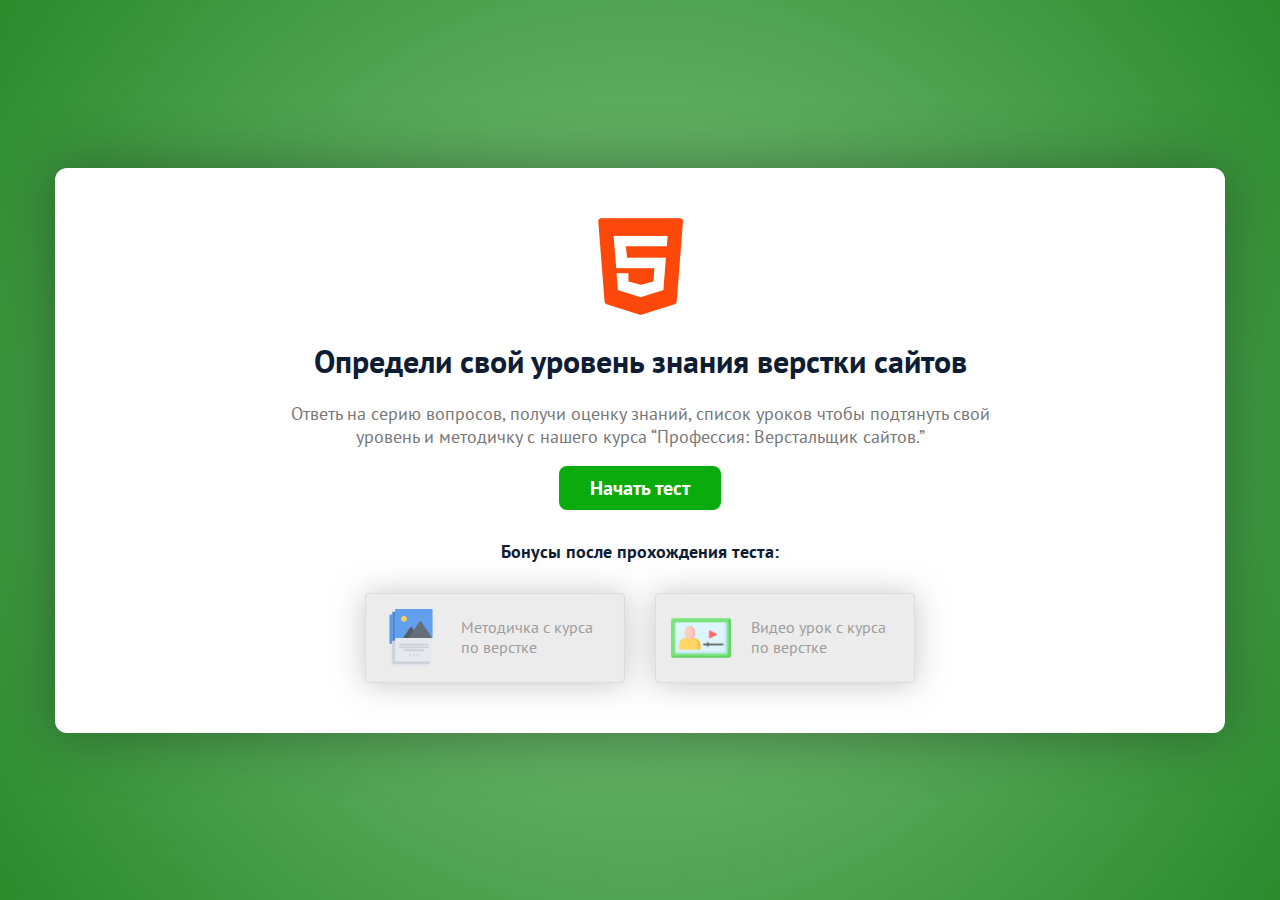
<file: index.html>
<!DOCTYPE html>
<html lang="ru">
  <head>
    <meta charset="UTF-8" />
    <title>Квиз - старт</title>
    <link rel="stylesheet" href="css/reset.css" />
    <link rel="stylesheet" href="css/main.css" />
    <link rel="stylesheet" href="css/fonts/PTSans/stylesheet.css" />
  </head>

  <body style="flex-wrap: wrap">
    <!-- Card 01 -->
    <section class="plate visible" data-validate="novalidate">
      <div class="cover-content-wrapper">
        <div class="cover-content">
          <section>
            <img class="title-img" src="img/pictures/html.png" alt="HTML" />
            <div class="title">Определи свой уровень знания верстки сайтов</div>
            <p>
              Ответь на серию вопросов, получи оценку знаний, список уроков
              чтобы подтянуть свой уровень и методичку с нашего курса
              “Профессия: Верстальщик сайтов.”
            </p>
            <p>
              <a href="./quiz.html" class="button" data-nav="next"
                >Начать тест</a
              >
            </p>
          </section>

          <section>
            <div class="title-3">Бонусы после прохождения теста:</div>
            <div class="bonus-cards-wrapper">
              <div class="bonus-card bonus-card-disabled">
                <img
                  class="bonus-card__img"
                  src="img/icons/leaflet.svg"
                  alt=""
                />
                <div class="bonus-card__title">
                  Методичка с курса по верстке
                </div>
              </div>
              <div class="bonus-card bonus-card-disabled">
                <img
                  class="bonus-card__img"
                  src="img/icons/video-tutorial.png"
                  alt=""
                />
                <div class="bonus-card__title">
                  Видео урок с курса по верстке
                </div>
              </div>
            </div>
          </section>
        </div>
      </div>
    </section>
    <!-- // Card 01 -->

    <script src="js/quiz.js"></script>
  </body>
</html>
</file>
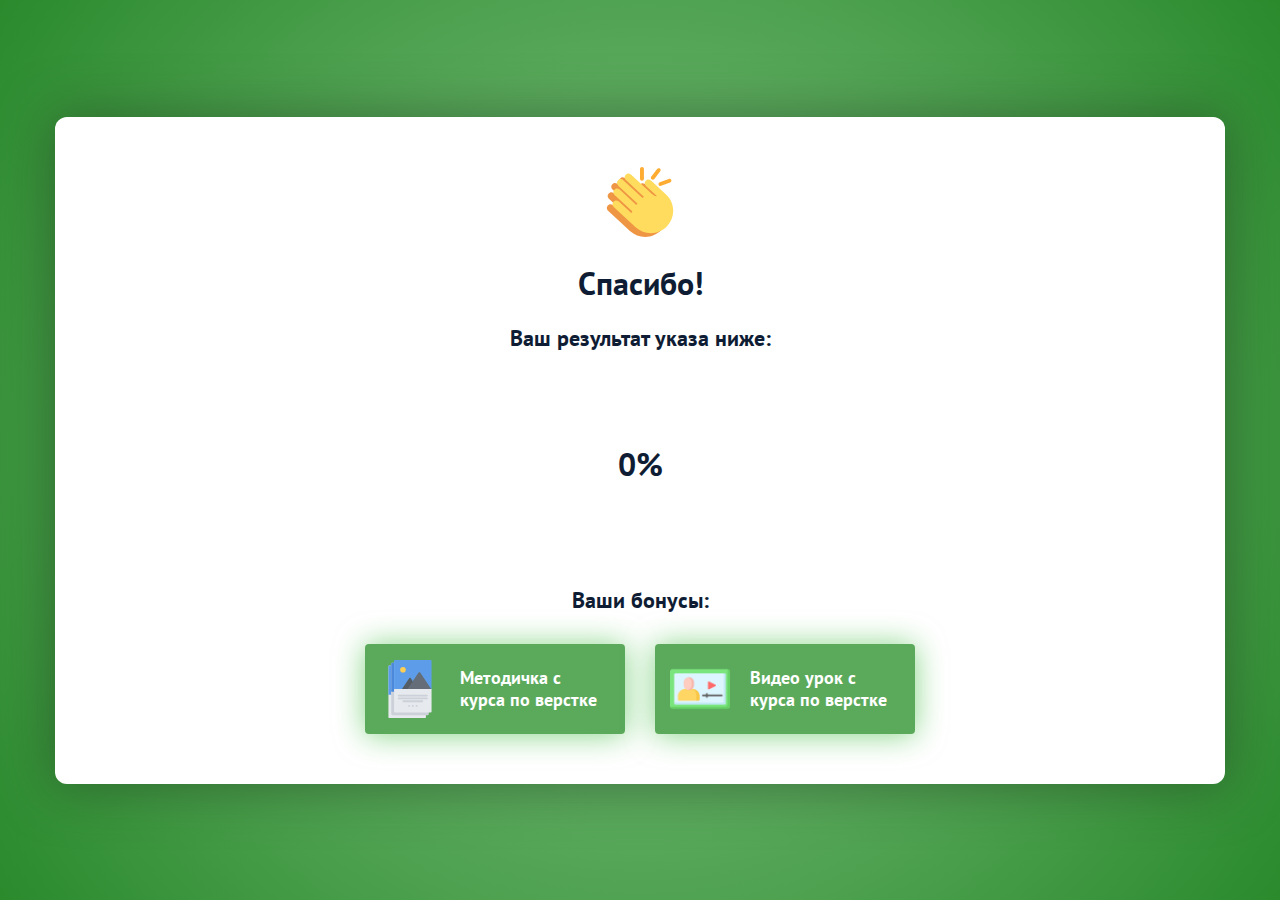
<file: final.html>
<!DOCTYPE html>
<html lang="ru">
  <head>
    <meta charset="UTF-8" />
    <title>Квиз - последний вопрос</title>
    <link rel="stylesheet" href="css/reset.css" />
    <link rel="stylesheet" href="css/main.css" />
    <link rel="stylesheet" href="css/fonts/PTSans/stylesheet.css" />
  </head>

  <body style="flex-wrap: wrap">
    <section class="plate visible" data-card="6">
      <div class="cover-content-wrapper">
        <div class="cover-content">
          <section>
            <img
              class="title-img"
              width="70"
              src="img/icons/clapping.svg"
              alt="Спасибо!"
            />
            <div class="title">Спасибо!</div>
            <div class="title-2">Ваш результат указа ниже:</div>

            <!-- Progress Circle -->
            <div class="cover-content__progress-ring">
              <svg class="progress-ring" width="180" height="180">
                <circle
                  class="progress-ring__circle"
                  stroke="#2a8a2c"
                  cx="90"
                  cy="90"
                  r="70"
                  fill="transparent"
                />
              </svg>

              <h1 class="progress-ring__success"></h1>
            </div>

            <!-- Progress Circle -->
          </section>

          <section>
            <div class="title-2">Ваши бонусы:</div>
            <div class="bonus-cards-wrapper">
              <a href="#" target="_blank" class="bonus-card">
                <img
                  class="bonus-card__img"
                  src="img/icons/leaflet.svg"
                  alt=""
                />
                <div class="bonus-card__title">
                  Методичка с курса по верстке
                </div>
              </a>
              <a href="#" target="_blank" class="bonus-card">
                <img
                  class="bonus-card__img"
                  src="img/icons/video-tutorial.png"
                  alt=""
                />
                <div class="bonus-card__title">
                  Видео урок с курса по верстке
                </div>
              </a>
            </div>
          </section>
        </div>
      </div>
    </section>

    <script src="./js/progressCircle.js"></script>
  </body>
</html>
</file>
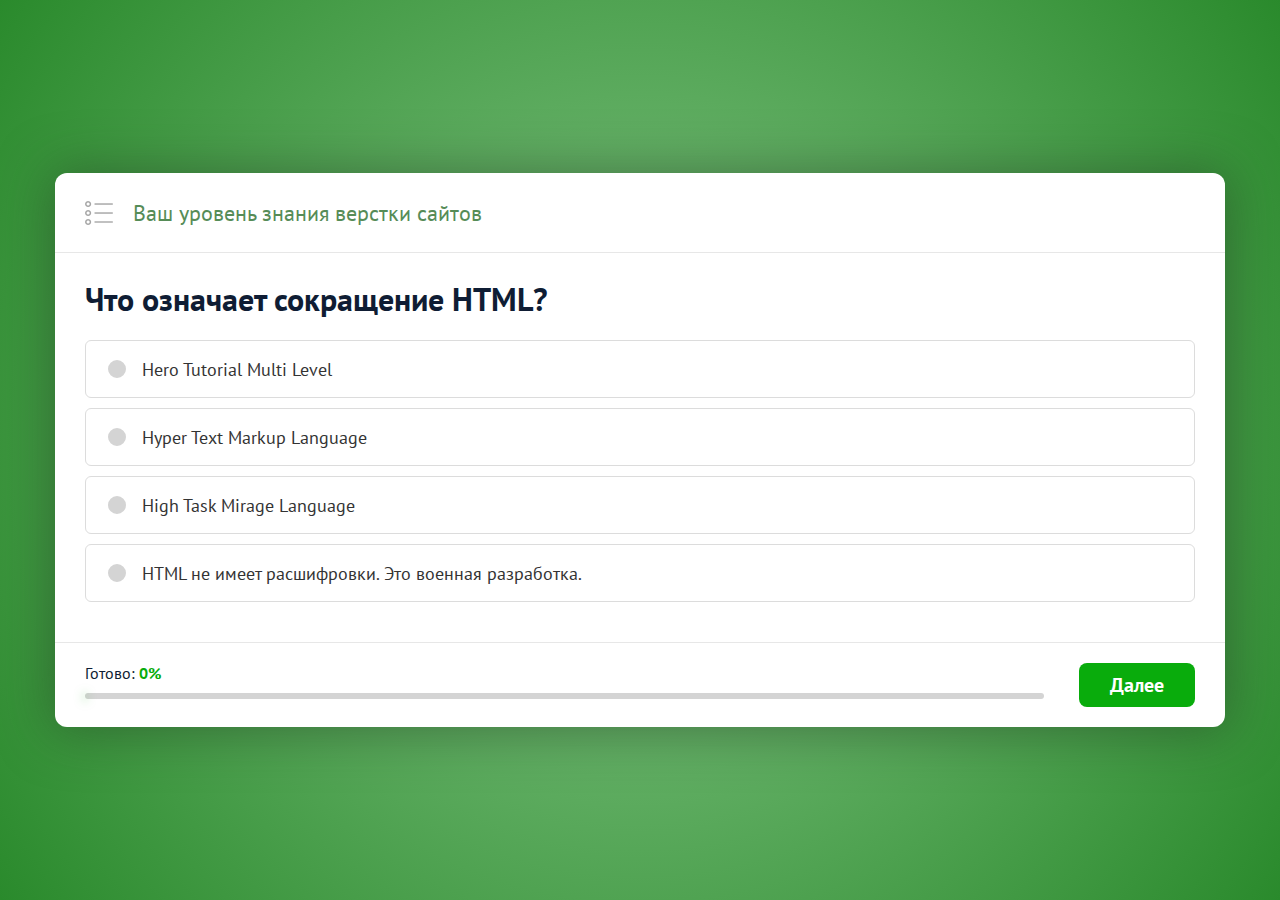
<file: quiz.html>
<!DOCTYPE html>
<html lang="ru">
  <head>
    <meta charset="UTF-8" />
    <title>Квиз - вопросы</title>
    <link rel="stylesheet" href="css/reset.css" />
    <link rel="stylesheet" href="css/main.css" />
    <link rel="stylesheet" href="css/fonts/PTSans/stylesheet.css" />
  </head>

  <body style="flex-wrap: wrap">
    <form action="./final.html" class="quiz-form">
      <section class="plate" data-progress data-card="1">
        <header class="plate-header">
          <img src="img/icons/list.png" alt="Icon" class="plate-header__icon" />
          Ваш уровень знания верстки сайтов
        </header>

        <!-- Content ... -->
        <div class="plate-content">
          <h2 data-question class="title-main">
            Что означает сокращение HTML?
          </h2>
          <div class="radio-group" data-answers>
            <label class="radio-block">
              <input
                type="radio"
                name="what-html-means"
                class="radio-block__real"
                value="Hero Tutorial Multi Level"
              />
              <div class="radio-block__fake"></div>
              Hero Tutorial Multi Level
            </label>

            <label class="radio-block">
              <input
                type="radio"
                name="what-html-means"
                class="radio-block__real"
                value="Hyper Text Markup Language"
              />
              <div class="radio-block__fake"></div>
              Hyper Text Markup Language
            </label>

            <label class="radio-block">
              <input
                type="radio"
                name="what-html-means"
                class="radio-block__real"
                value="High Task Mirage Language"
              />
              <div class="radio-block__fake"></div>
              High Task Mirage Language
            </label>

            <label class="radio-block">
              <input
                type="radio"
                name="what-html-means"
                class="radio-block__real"
                value="HTML не имеет расшифровки. Это военная разработка."
              />
              <div class="radio-block__fake"></div>
              HTML не имеет расшифровки. Это военная разработка.
            </label>
          </div>
        </div>

        <footer class="plate-footer">
          <div class="plate-footer__progress progress">
            <div class="progress__label">Готово: <strong>56%</strong></div>
            <div class="progress__line-wrapper">
              <div class="progress__line-bar" style="width: 56%"></div>
            </div>
          </div>
          <div class="plate-footer__buttons">
            <button type="button" class="button button--back" data-nav="prev">
              Назад
            </button>
            <button type="button" class="button" data-nav="next">Далее</button>
          </div>
        </footer>
      </section>

      <section class="plate" data-progress data-card="2">
        <header class="plate-header">
          <img src="img/icons/list.png" alt="Icon" class="plate-header__icon" />
          Ваш уровень знания верстки сайтов
        </header>

        <!-- Content ... -->
        <div class="plate-content">
          <h2 data-question class="title-main">
            Что означает сокращение HTML?
          </h2>
          <div class="checkbox-group" data-answers>
            <label class="checkbox-block">
              <input
                type="checkbox"
                name="Hero Tutorial Multi Level"
                class="checkbox-block__real"
              />
              <div class="checkbox-block__fake"></div>
              <div class="checkbox-block__text">Hero Tutorial Multi Level</div>
            </label>

            <label class="checkbox-block">
              <input
                type="checkbox"
                name="Hyper Text Markup Language"
                class="checkbox-block__real"
              />
              <div class="checkbox-block__fake"></div>
              <div class="checkbox-block__text">Hyper Text Markup Language</div>
            </label>

            <label class="checkbox-block">
              <input
                type="checkbox"
                name="High Task Mirage Language"
                class="checkbox-block__real"
              />
              <div class="checkbox-block__fake"></div>
              <div class="checkbox-block__text">High Task Mirage Language</div>
            </label>

            <label class="checkbox-block">
              <input
                type="checkbox"
                name="HTML не имеет расшифровки. Это военная разработка."
                class="checkbox-block__real"
              />
              <div class="checkbox-block__fake"></div>
              <div class="checkbox-block__text">
                HTML не имеет расшифровки. Это военная разработка.
              </div>
            </label>
          </div>
        </div>

        <footer class="plate-footer">
          <div class="plate-footer__progress progress">
            <div class="progress__label">Готово: <strong>56%</strong></div>
            <div class="progress__line-wrapper">
              <div class="progress__line-bar" style="width: 56%"></div>
            </div>
          </div>
          <div class="plate-footer__buttons">
            <button type="button" class="button button--back" data-nav="prev">
              Назад
            </button>
            <button type="button" class="button" data-nav="next">Далее</button>
          </div>
        </footer>
      </section>

      <section class="plate" data-progress data-card="3">
        <header class="plate-header">
          <img src="img/icons/list.png" alt="Icon" class="plate-header__icon" />
          Ваш уровень знания верстки сайтов
        </header>

        <!-- Content ... -->
        <div class="plate-content">
          <h2 data-question class="title-main">На HTML можно создавать:</h2>

          <div class="cards-group" data-answers>
            <!-- card-block -->
            <label class="card-block">
              <div class="card-block__radio">
                <input
                  name="image-group"
                  type="radio"
                  class="card-block__radio-real"
                  value="Мобильные приложения"
                />
                <div class="card-block__radio-fake"></div>
              </div>
              <div class="card-block__img">
                <img src="img/pictures/mobile.jpg" alt="Img" />
              </div>
              <div class="card-block__text">Мобильные приложения</div>
            </label>
            <!-- // card-block -->
            <!-- card-block -->
            <label class="card-block">
              <div class="card-block__radio">
                <input
                  name="image-group"
                  type="radio"
                  class="card-block__radio-real"
                  value="Сайты для всех браузеров и платформ"
                />
                <div class="card-block__radio-fake"></div>
              </div>
              <div class="card-block__img">
                <img src="img/pictures/browser.jpg" alt="Img" />
              </div>
              <div class="card-block__text">
                Сайты для всех браузеров и платформ
              </div>
            </label>
            <!-- // card-block -->
            <!-- card-block -->
            <label class="card-block">
              <div class="card-block__radio">
                <input
                  name="image-group"
                  type="radio"
                  class="card-block__radio-real"
                  value="Программы для Windows"
                />
                <div class="card-block__radio-fake"></div>
              </div>
              <div class="card-block__img">
                <img src="img/pictures/windows.jpg" alt="Img" />
              </div>
              <div class="card-block__text">Программы для Windows</div>
            </label>
            <!-- // card-block -->
            <!-- card-block -->
            <label class="card-block">
              <div class="card-block__radio">
                <input
                  name="image-group"
                  type="radio"
                  class="card-block__radio-real"
                  value="Программы для Linux"
                />
                <div class="card-block__radio-fake"></div>
              </div>
              <div class="card-block__img">
                <img src="img/pictures/linux.jpg" alt="Img" />
              </div>
              <div class="card-block__text">Программы для Linux</div>
            </label>
            <!-- // card-block -->
          </div>
        </div>

        <footer class="plate-footer">
          <div class="plate-footer__progress progress">
            <div class="progress__label">Готово: <strong>56%</strong></div>
            <div class="progress__line-wrapper">
              <div class="progress__line-bar" style="width: 56%"></div>
            </div>
          </div>
          <div class="plate-footer__buttons">
            <button type="button" class="button button--back" data-nav="prev">
              Назад
            </button>
            <button type="button" class="button" data-nav="next">Далее</button>
          </div>
        </footer>
      </section>

      <section class="plate">
        <div class="cover-content-wrapper">
          <div class="cover-content">
            <div>
              <img
                class="title-img"
                width="70"
                src="img/icons/clapping.svg"
                alt="Отлично! Последний шаг!"
              />
              <div data-question class="title">Отлично! Последний шаг!</div>

              <div class="form-group">
                <!-- <label class="label" for="email">Введите Имя:</label> -->
                <input
                  class="input input--user"
                  type="text"
                  id="name"
                  name="name"
                  placeholder="Имя"
                  required
                  autocomplete="off"
                />
              </div>

              <div class="form-group">
                <!-- <label class="label" for="email">Введите Email:</label> -->
                <input
                  class="input input--email"
                  type="email"
                  id="email"
                  name="email"
                  placeholder="Email"
                  required
                  autocomplete="off"
                />
              </div>

              <div class="form-group">
                <!-- <label class="label" for="email">Телефон:</label> -->
                <input
                  class="input input--phone"
                  type="tel"
                  id="tel"
                  name="tel"
                  placeholder="Телефон"
                  required
                  autocomplete="off"
                />
              </div>

              <label class="checkbox">
                <input
                  name="policy"
                  required
                  type="checkbox"
                  class="checkbox__real"
                  id="policy"
                />
                <div class="checkbox__fake"></div>
                <div class="checkbox__text">
                  С
                  <a href="https://google.com" target="_blank"
                    >политикой конфеденциальности</a
                  >
                  ознакомлен
                </div>
              </label>

              <button
                class="button button--huge mt-20"
                type="submit"
                id="submitForm"
              >
                Получить результаты
              </button>
            </div>
          </div>
        </div>
      </section>
    </form>

    <script src="./libs/phoneMask/mask.js"></script>
    <script src="./libs/phoneMask/mask_list.js"></script>

    <script src="js/quiz.js"></script>
  </body>
</html>
</file>
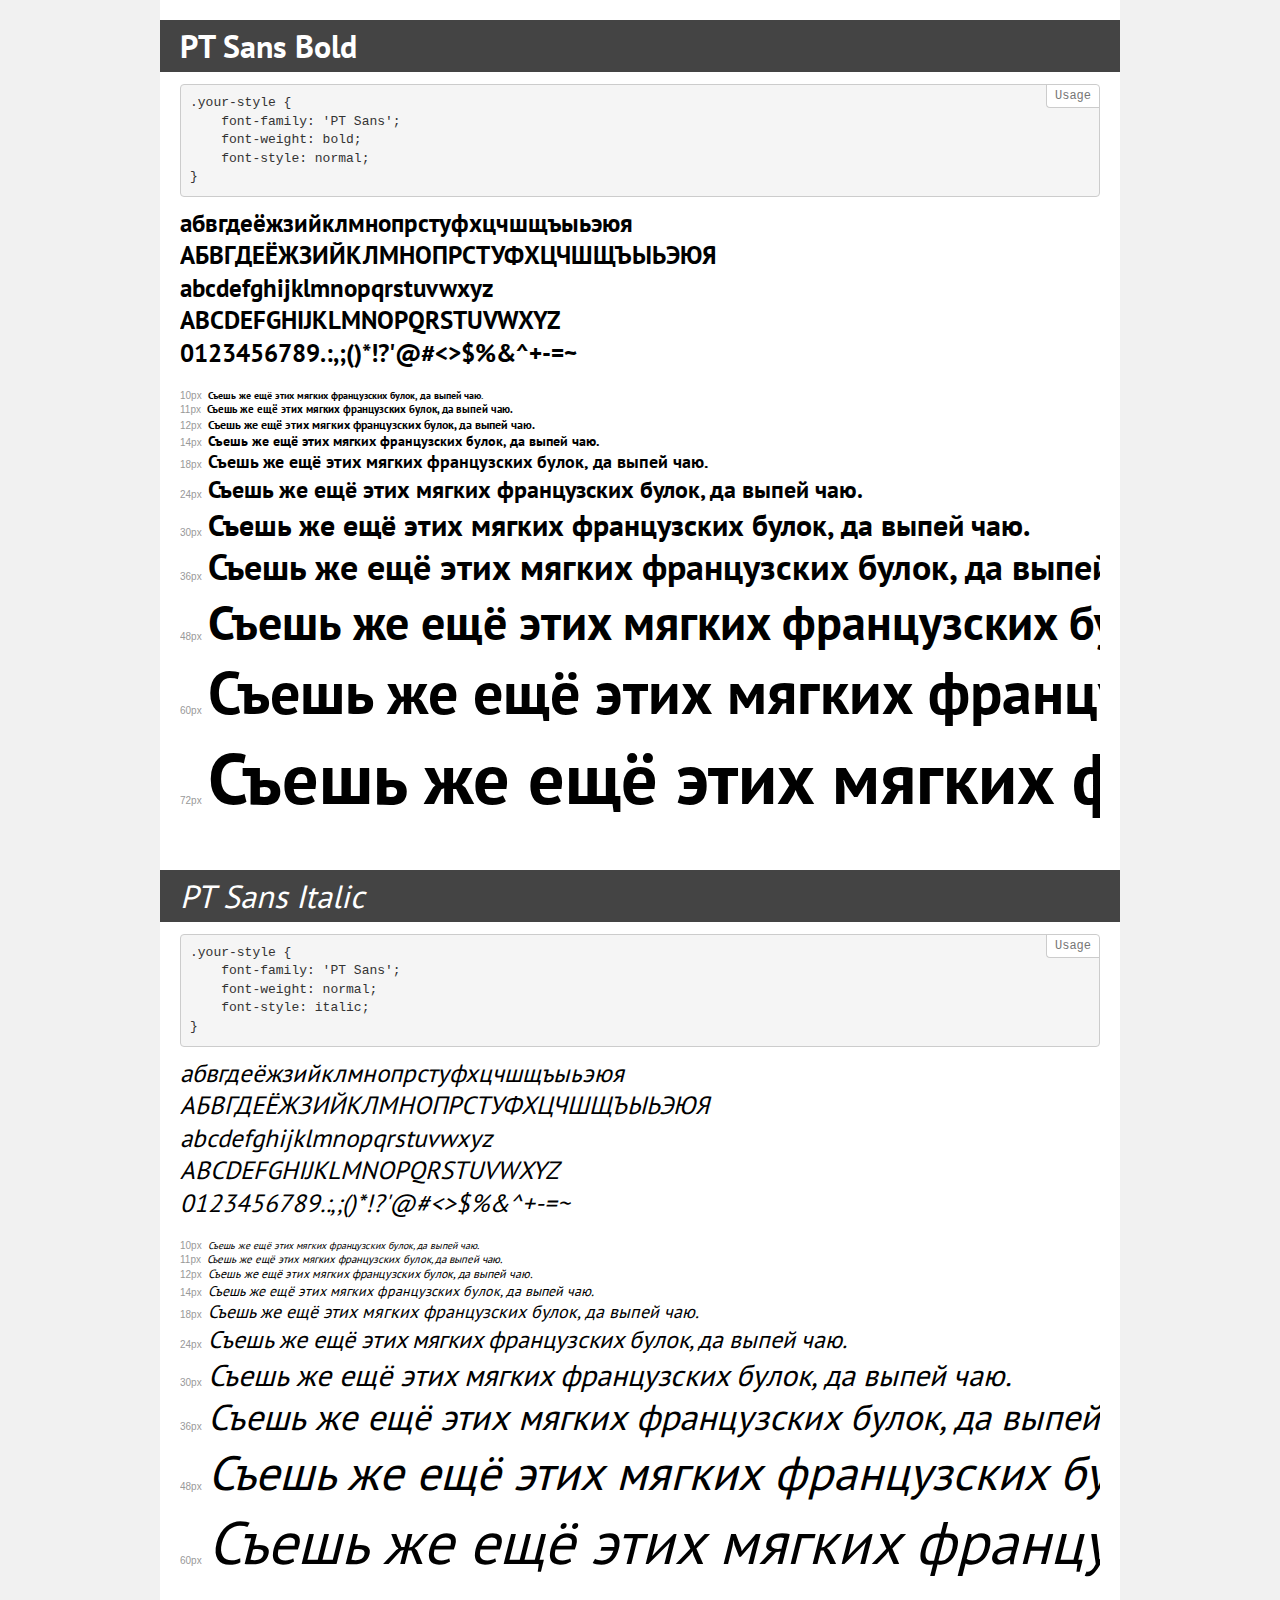
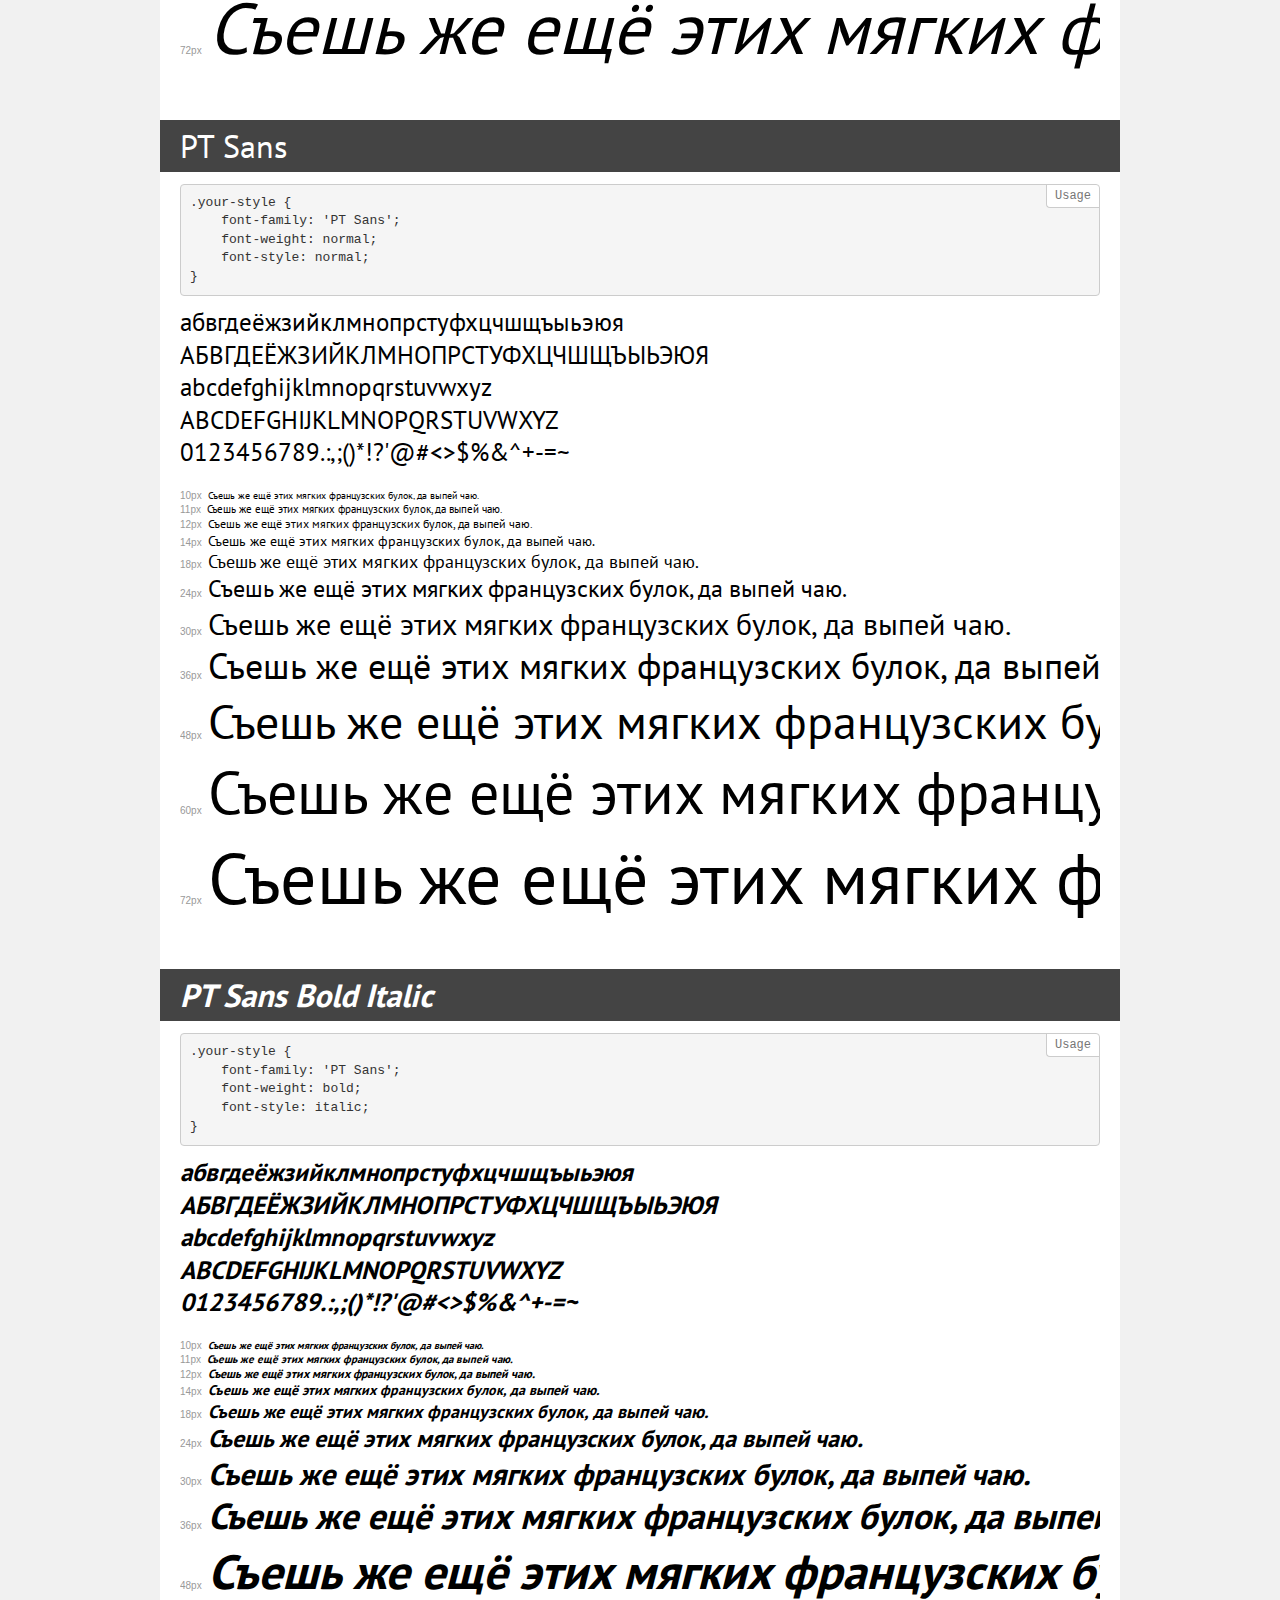
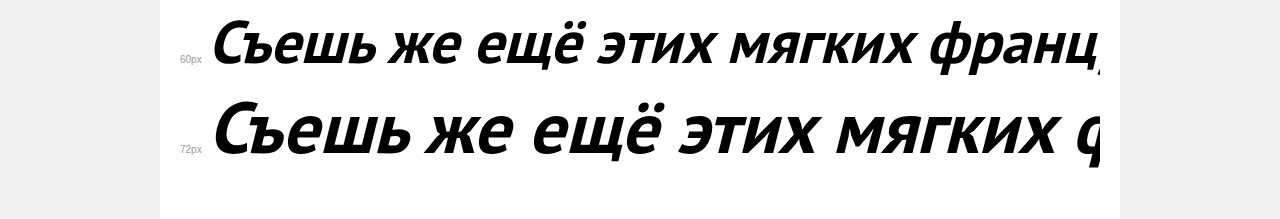
<file: css/fonts/PTSans/demo.html>
<!DOCTYPE html>
<html>
<head>
	<meta charset="utf-8">
	<meta http-equiv="X-UA-Compatible" content="IE=edge">
	<meta name="viewport" content="width=device-width, initial-scale=1">
	<meta name="robots" content="noindex, noarchive">
	<title>Transfonter demo</title>
	<link href="stylesheet.css" rel="stylesheet">
	<style>
		/*
		http://meyerweb.com/eric/tools/css/reset/
		v2.0 | 20110126
		License: none (public domain)
		*/
		html, body, div, span, applet, object, iframe,
		h1, h2, h3, h4, h5, h6, p, blockquote, pre,
		a, abbr, acronym, address, big, cite, code,
		del, dfn, em, img, ins, kbd, q, s, samp,
		small, strike, strong, sub, sup, tt, var,
		b, u, i, center,
		dl, dt, dd, ol, ul, li,
		fieldset, form, label, legend,
		table, caption, tbody, tfoot, thead, tr, th, td,
		article, aside, canvas, details, embed,
		figure, figcaption, footer, header, hgroup,
		menu, nav, output, ruby, section, summary,
		time, mark, audio, video {
			margin: 0;
			padding: 0;
			border: 0;
			font-size: 100%;
			font: inherit;
			vertical-align: baseline;
		}
		/* HTML5 display-role reset for older browsers */
		article, aside, details, figcaption, figure,
		footer, header, hgroup, menu, nav, section {
			display: block;
		}
		body {
			line-height: 1;
		}
		ol, ul {
			list-style: none;
		}
		blockquote, q {
			quotes: none;
		}
		blockquote:before, blockquote:after,
		q:before, q:after {
			content: '';
			content: none;
		}
		table {
			border-collapse: collapse;
			border-spacing: 0;
		}
		/* common styles */
		body {
			background: #f1f1f1;
			color: #000;
		}
		.page {
			background: #fff;
			width: 920px;
			margin: 0 auto;
			padding: 20px 20px 0 20px;
			overflow: hidden;
		}
		.font-container {
			overflow-x: auto;
			overflow-y: hidden;
			margin-bottom: 40px;
			line-height: 1.3;
			white-space: nowrap;
			padding-bottom: 5px;
		}
		h1 {
			position: relative;
			background: #444;
			font-size: 32px;
			color: #fff;
			padding: 10px 20px;
			margin: 0 -20px 12px -20px;
		}
		.letters {
			font-size: 25px;
			margin-bottom: 20px;
		}
		.s10:before {
			content: '10px';
		}
		.s11:before {
			content: '11px';
		}
		.s12:before {
			content: '12px';
		}
		.s14:before {
			content: '14px';
		}
		.s18:before {
			content: '18px';
		}
		.s24:before {
			content: '24px';
		}
		.s30:before {
			content: '30px';
		}
		.s36:before {
			content: '36px';
		}
		.s48:before {
			content: '48px';
		}
		.s60:before {
			content: '60px';
		}
		.s72:before {
			content: '72px';
		}
		.s10:before, .s11:before, .s12:before, .s14:before,
		.s18:before, .s24:before, .s30:before, .s36:before,
		.s48:before, .s60:before, .s72:before {
			font-family: Arial, sans-serif;
			font-size: 10px;
			font-weight: normal;
			font-style: normal;
			color: #999;
			padding-right: 6px;
		}
		pre {
			display: block;
			position: relative;
			padding: 9px;
			margin: 0 0 10px;
			font-family: Monaco, Menlo, Consolas, "Courier New", monospace !important;
			font-size: 13px;
			line-height: 1.428571429;
			color: #333;
			font-weight: normal !important;
			font-style: normal !important;
			background-color: #f5f5f5;
			border: 1px solid #ccc;
			overflow-x: auto;
			border-radius: 4px;
		}
		pre:after {
			display: block;
			position: absolute;
			right: 0;
			top: 0;
			content: 'Usage';
			line-height: 1;
			padding: 5px 8px;
			font-size: 12px;
			color: #767676;
			background-color: #fff;
			border: 1px solid #ccc;
			border-right: none;
			border-top: none;
			border-radius: 0 4px 0 4px;
			z-index: 10;
		}
		/* responsive */
		@media (max-width: 959px) {
			.page {
				width: auto;
				margin: 0;
			}
		}
	</style>
</head>
<body>
<div class="page">
	<div class="demo" style="font-family: 'PT Sans'; font-weight: bold; font-style: normal;">
		<h1>PT Sans Bold</h1>
		<pre>.your-style {
    font-family: 'PT Sans';
    font-weight: bold;
    font-style: normal;
}</pre>
		<div class="font-container">
			<p class="letters">
				абвгдеёжзийклмнопрстуфхцчшщъыьэюя <br />
				АБВГДЕЁЖЗИЙКЛМНОПРСТУФХЦЧШЩЪЫЬЭЮЯ <br />
				abcdefghijklmnopqrstuvwxyz <br />
				ABCDEFGHIJKLMNOPQRSTUVWXYZ <br />				0123456789.:,;()*!?'@#<>$%&^+-=~
			</p>
			<p class="s10" style="font-size: 10px;">Съешь же ещё этих мягких французских булок, да выпей чаю.</p>
			<p class="s11" style="font-size: 11px;">Съешь же ещё этих мягких французских булок, да выпей чаю.</p>
			<p class="s12" style="font-size: 12px;">Съешь же ещё этих мягких французских булок, да выпей чаю.</p>
			<p class="s14" style="font-size: 14px;">Съешь же ещё этих мягких французских булок, да выпей чаю.</p>
			<p class="s18" style="font-size: 18px;">Съешь же ещё этих мягких французских булок, да выпей чаю.</p>
			<p class="s24" style="font-size: 24px;">Съешь же ещё этих мягких французских булок, да выпей чаю.</p>
			<p class="s30" style="font-size: 30px;">Съешь же ещё этих мягких французских булок, да выпей чаю.</p>
			<p class="s36" style="font-size: 36px;">Съешь же ещё этих мягких французских булок, да выпей чаю.</p>
			<p class="s48" style="font-size: 48px;">Съешь же ещё этих мягких французских булок, да выпей чаю.</p>
			<p class="s60" style="font-size: 60px;">Съешь же ещё этих мягких французских булок, да выпей чаю.</p>
			<p class="s72" style="font-size: 72px;">Съешь же ещё этих мягких французских булок, да выпей чаю.</p>
		</div>
	</div>
	<div class="demo" style="font-family: 'PT Sans'; font-weight: normal; font-style: italic;">
		<h1>PT Sans Italic</h1>
		<pre>.your-style {
    font-family: 'PT Sans';
    font-weight: normal;
    font-style: italic;
}</pre>
		<div class="font-container">
			<p class="letters">
				абвгдеёжзийклмнопрстуфхцчшщъыьэюя <br />
				АБВГДЕЁЖЗИЙКЛМНОПРСТУФХЦЧШЩЪЫЬЭЮЯ <br />
				abcdefghijklmnopqrstuvwxyz <br />
				ABCDEFGHIJKLMNOPQRSTUVWXYZ <br />				0123456789.:,;()*!?'@#<>$%&^+-=~
			</p>
			<p class="s10" style="font-size: 10px;">Съешь же ещё этих мягких французских булок, да выпей чаю.</p>
			<p class="s11" style="font-size: 11px;">Съешь же ещё этих мягких французских булок, да выпей чаю.</p>
			<p class="s12" style="font-size: 12px;">Съешь же ещё этих мягких французских булок, да выпей чаю.</p>
			<p class="s14" style="font-size: 14px;">Съешь же ещё этих мягких французских булок, да выпей чаю.</p>
			<p class="s18" style="font-size: 18px;">Съешь же ещё этих мягких французских булок, да выпей чаю.</p>
			<p class="s24" style="font-size: 24px;">Съешь же ещё этих мягких французских булок, да выпей чаю.</p>
			<p class="s30" style="font-size: 30px;">Съешь же ещё этих мягких французских булок, да выпей чаю.</p>
			<p class="s36" style="font-size: 36px;">Съешь же ещё этих мягких французских булок, да выпей чаю.</p>
			<p class="s48" style="font-size: 48px;">Съешь же ещё этих мягких французских булок, да выпей чаю.</p>
			<p class="s60" style="font-size: 60px;">Съешь же ещё этих мягких французских булок, да выпей чаю.</p>
			<p class="s72" style="font-size: 72px;">Съешь же ещё этих мягких французских булок, да выпей чаю.</p>
		</div>
	</div>
	<div class="demo" style="font-family: 'PT Sans'; font-weight: normal; font-style: normal;">
		<h1>PT Sans</h1>
		<pre>.your-style {
    font-family: 'PT Sans';
    font-weight: normal;
    font-style: normal;
}</pre>
		<div class="font-container">
			<p class="letters">
				абвгдеёжзийклмнопрстуфхцчшщъыьэюя <br />
				АБВГДЕЁЖЗИЙКЛМНОПРСТУФХЦЧШЩЪЫЬЭЮЯ <br />
				abcdefghijklmnopqrstuvwxyz <br />
				ABCDEFGHIJKLMNOPQRSTUVWXYZ <br />				0123456789.:,;()*!?'@#<>$%&^+-=~
			</p>
			<p class="s10" style="font-size: 10px;">Съешь же ещё этих мягких французских булок, да выпей чаю.</p>
			<p class="s11" style="font-size: 11px;">Съешь же ещё этих мягких французских булок, да выпей чаю.</p>
			<p class="s12" style="font-size: 12px;">Съешь же ещё этих мягких французских булок, да выпей чаю.</p>
			<p class="s14" style="font-size: 14px;">Съешь же ещё этих мягких французских булок, да выпей чаю.</p>
			<p class="s18" style="font-size: 18px;">Съешь же ещё этих мягких французских булок, да выпей чаю.</p>
			<p class="s24" style="font-size: 24px;">Съешь же ещё этих мягких французских булок, да выпей чаю.</p>
			<p class="s30" style="font-size: 30px;">Съешь же ещё этих мягких французских булок, да выпей чаю.</p>
			<p class="s36" style="font-size: 36px;">Съешь же ещё этих мягких французских булок, да выпей чаю.</p>
			<p class="s48" style="font-size: 48px;">Съешь же ещё этих мягких французских булок, да выпей чаю.</p>
			<p class="s60" style="font-size: 60px;">Съешь же ещё этих мягких французских булок, да выпей чаю.</p>
			<p class="s72" style="font-size: 72px;">Съешь же ещё этих мягких французских булок, да выпей чаю.</p>
		</div>
	</div>
	<div class="demo" style="font-family: 'PT Sans'; font-weight: bold; font-style: italic;">
		<h1>PT Sans Bold Italic</h1>
		<pre>.your-style {
    font-family: 'PT Sans';
    font-weight: bold;
    font-style: italic;
}</pre>
		<div class="font-container">
			<p class="letters">
				абвгдеёжзийклмнопрстуфхцчшщъыьэюя <br />
				АБВГДЕЁЖЗИЙКЛМНОПРСТУФХЦЧШЩЪЫЬЭЮЯ <br />
				abcdefghijklmnopqrstuvwxyz <br />
				ABCDEFGHIJKLMNOPQRSTUVWXYZ <br />				0123456789.:,;()*!?'@#<>$%&^+-=~
			</p>
			<p class="s10" style="font-size: 10px;">Съешь же ещё этих мягких французских булок, да выпей чаю.</p>
			<p class="s11" style="font-size: 11px;">Съешь же ещё этих мягких французских булок, да выпей чаю.</p>
			<p class="s12" style="font-size: 12px;">Съешь же ещё этих мягких французских булок, да выпей чаю.</p>
			<p class="s14" style="font-size: 14px;">Съешь же ещё этих мягких французских булок, да выпей чаю.</p>
			<p class="s18" style="font-size: 18px;">Съешь же ещё этих мягких французских булок, да выпей чаю.</p>
			<p class="s24" style="font-size: 24px;">Съешь же ещё этих мягких французских булок, да выпей чаю.</p>
			<p class="s30" style="font-size: 30px;">Съешь же ещё этих мягких французских булок, да выпей чаю.</p>
			<p class="s36" style="font-size: 36px;">Съешь же ещё этих мягких французских булок, да выпей чаю.</p>
			<p class="s48" style="font-size: 48px;">Съешь же ещё этих мягких французских булок, да выпей чаю.</p>
			<p class="s60" style="font-size: 60px;">Съешь же ещё этих мягких французских булок, да выпей чаю.</p>
			<p class="s72" style="font-size: 72px;">Съешь же ещё этих мягких французских булок, да выпей чаю.</p>
		</div>
	</div>
</div>
</body>
</html>
</file>
<file: css/main.css>
html,
body {
  min-height: 100vh;
}

body {
  margin: 0;
  padding: 100px 0;
  background: #84c586;
  background: radial-gradient(circle, #84c586 0%, #2a8a2c 100%);
  display: flex;
  align-items: center;
  justify-content: center;
  row-gap: 50px;
  font-family: "PT Sans", sans-serif;
}

p + p {
  margin-top: 1em;
}

/* circle progress bar */

.cover-content__progress-ring {
  position: relative;
}

.progress-ring__circle {
  stroke-width: 20px;
  stroke-dasharray: 450;
  stroke-dashoffset: 450;

  transform-origin: center;
  transform: rotate(-90deg);
  animation: progress 2s forwards;
}

@keyframes progress {
  100% {
    stroke-dashoffset: var(--offset);
  }
}

.progress-ring__success {
  position: absolute;
  left: 50%;
  top: 50%;
  transform: translate(-50%, -50%);

  color: #0f1d34;
  font-size: 32px;
  font-weight: 700;
}

/* circle progress bar */

.hidden,
.none {
  display: none !important;
}

.plate {
  width: 1170px;
  /* height: 545px; */
  display: flex;
  flex-direction: column;
  justify-content: space-between;
  background-color: #fff;
  border-radius: 12px;
  box-shadow: 0px 1px 52.25px 2.75px rgba(33, 62, 33, 0.5);

  /* A) Просто перемещение по карточкам */
  /* display: none; */

  /* B) Просто перемещение по карточкам с анимацией */
  position: relative;
  left: -30px;
  opacity: 0;
  visibility: hidden;
  transition: opacity 500ms cubic-bezier(0.335, 0.01, 0.03, 1.36),
    visibility 500ms cubic-bezier(0.335, 0.01, 0.03, 1.36),
    left 500ms cubic-bezier(0.335, 0.01, 0.03, 1.36);
}

/* A) Просто перемещение по карточкам */
.plate.visible {
  /* display: flex; */
}

/* B) Просто перемещение по карточкам с анимацией */

.plate.visible {
  opacity: 1;
  visibility: visible;
  left: 0;
}

.cover-content-wrapper {
  width: 100%;
  height: 100%;
  display: flex;
  align-items: center;
  justify-content: center;
  padding: 50px;
}
.cover-content {
  width: 700px;
  text-align: center;
  color: #777777;

  display: flex;
  flex-direction: column;
  align-items: center;
  row-gap: 30px;
}
.title-img {
  margin-bottom: 25px;
}
.title {
  font-size: 32px;
  font-weight: 700;
  color: #0f1d34;
  margin: 0 0 20px;
}
.title-2 {
  font-size: 22px;
  font-weight: 700;
  color: #0f1d34;
  margin: 0 0 20px;
}

.title-3 {
  font-size: 18px;
  font-weight: 700;
  color: #0f1d34;
  margin: 0 0 20px;
}
.cover-content p {
  color: #777777;
  font-size: 18px;
}
.plate-content {
  padding: 25px 30px 30px;
  flex-grow: 1;
}
.title-main {
  color: #0f1d34;
  font-size: 32px;
  font-weight: 700;
  margin: 0px 0 20px;
}
.button {
  display: inline-block;
  border-radius: 8px;
  background: #09ac0c;
  background-color: #09ac0c;
  height: 44px;
  padding: 9px 30px 9px;
  border: 0;
  font-size: 20px;
  color: #ffffff;
  font-weight: bold;
  line-height: 1.2;
  text-decoration: none;
  cursor: pointer;
  border: 1px solid rgba(15, 97, 16, 0);

  transition: background-color 0.2s ease-in;
}

.quiz-form {
  display: flex;
  flex-direction: column;
  row-gap: 50px;
}

.button:hover {
  opacity: 0.8;
}

.button:focus {
  /* border: 1px solid #0f6111; */
  opacity: 0.8;
}

.button:active {
  position: relative;
  top: 1px;
  /* border: 1px solid #0f6111; */
  background: #0c800e;
  background-color: #0c800e;
}

.button--huge {
  font-size: 24px;
  width: 100%;
  height: 56px;
  padding: 0px 30px 0;
  margin-bottom: 20px;
}
.button--back {
  background-color: #d4d4d4;
}
.form-group {
  display: flex;
  flex-direction: column;
  margin-bottom: 12px;
}
.label {
  margin-bottom: 10px;
  text-align: left;
}

.input {
  position: relative;
  height: 58px;
  border-radius: 6px;
  border: 1px solid #dcdcdc;
  background-color: #ffffff;
  padding: 20px 35px 20px 35px;
  color: #000000;
  font-size: 22px;
  font-weight: 400;
  transition: all 0.2s ease-in;
}

.input--email {
  padding: 20px 35px 20px 70px;
  background-image: url("../img/icons/envelope.svg");
  background-repeat: no-repeat;
  background-position: 21px 16px;
  background-size: 28px 23px;
}

.input--phone {
  padding: 20px 35px 20px 70px;
  background-image: url("../img/icons/phone-solid.svg");
  background-repeat: no-repeat;
  background-position: 21px 16px;
  background-size: 28px 23px;
}

.input--user {
  padding: 20px 35px 20px 70px;
  background-image: url("../img/icons/user-solid.svg");
  background-repeat: no-repeat;
  background-position: 21px 16px;
  background-size: 28px 23px;
}

.input:focus,
.input:active {
  outline: none;
  border-color: #5baa5c;
}

.checkbox {
  display: flex;
  align-items: center;
  border: 1px solid rgba(196, 231, 196, 0);
  padding: 4px 10px;
}

.checkbox:hover,
.checkbox.hovered {
  border: 1px solid #c4e7c4;
  border-radius: 4px;
  padding: 4px 10px;
}

.checkbox__real {
  width: 0;
  height: 0;
  opacity: 0;
  position: absolute;
}

.checkbox__fake {
  position: relative;
  margin-right: 10px;
  width: 16px;
  height: 16px;
  box-shadow: 0 1px 7px rgba(9, 172, 12, 0.5);
  border-radius: 3px;
  background-color: #09ac0c;
  border: 1px solid rgba(42, 114, 44, 0);
}
.checkbox__fake:before {
  content: "";
  display: block;
  position: absolute;
  left: 2px;
  top: 2px;
  width: 10px;
  height: 10px;
  background-image: url("../img/icons/check.svg");
  background-repeat: no-repeat;
  background-position: center;
  background-size: cover;
  opacity: 0;
}

.checkbox__real:focus + .checkbox__fake {
  border: 1px solid #2a722c;
  background-color: #1ec021;
}

.checkbox__real:checked + .checkbox__fake::before {
  opacity: 1;
}

.checkbox__text {
  font-size: 14px;
  font-weight: 400;
  color: #777777;
}

.checkbox__text a {
  color: rgb(88 128 212);
}

.bonus-cards-wrapper {
  display: flex;
  justify-content: center;
  column-gap: 30px;
  padding-top: 10px;
}

.bonus-card {
  border-radius: 4px;
  background-color: #5baa5c;
  box-shadow: 0px 1px 30px 0px rgba(9, 172, 12, 0.5);
  width: 260px;
  height: 90px;
  padding: 15px;
  display: flex;
  justify-content: flex-start;
  align-items: center;
  text-align: left;
  color: #ffffff;

  transition: margin 0.2s ease-in, box-shadow 0.2s ease-in,
    background-color 0.2s ease-in;
}

a.bonus-card {
  position: relative;
  /* top: 0; */
}

a.bonus-card:hover {
  /* top: -1px; */
  margin-top: -5px;
  margin-bottom: 5px;
  box-shadow: 0px 1px 30px 0px rgba(9, 172, 12, 1);
  background-color: #5dc25f;
}

.bonus-card.bonus-card-disabled {
  border: 1px solid #dcdcdc;
  background-color: #ececec;
  box-shadow: 0px 1px 30px 0px rgb(142 142 142 / 50%);
  color: #9e9e9e;
  cursor: not-allowed;
}

.bonus-card__img {
  margin-right: 20px;
  max-height: 60px;
}
.bonus-card__title {
  font-size: 18px;
  font-weight: bold;
  line-height: 1.2;
}

.bonus-card-disabled .bonus-card__title {
  font-size: 16px;
  font-weight: 400;
  line-height: 1.2;
}

.progress {
  display: flex;
  flex-direction: column;
}
.progress__label {
  color: #0f1d34;
  font-size: 16px;
  margin-bottom: 10px;
}
.progress__label strong {
  color: #09ac0c;
  font-weight: 700;
}
.progress__line-wrapper {
  width: 100%;
  height: 6px;
  border-radius: 3px;
  background-color: #d4d4d4;
}
.progress__line-bar {
  height: 6px;
  box-shadow: 0 1px 10px 1px rgba(9, 172, 12, 0.5);
  border-radius: 3px;
  background-color: #09ac0c;
  background-image: linear-gradient(to left, #19bf1c 0%, #398e3a 100%);
  transition: width 0.5s ease-in;
}

/* plate-header */

.plate-header {
  display: flex;
  align-items: center;
  column-gap: 20px;

  height: 80px;
  padding: 0px 30px 0;
  border-bottom: 1px solid #e7e7e7;

  color: #568c57;
  font-size: 22px;
  font-weight: 400;
  line-height: 1;
}

.plate-header__icon {
  /* margin-right: 20px; */
  /* margin-top: 4px; */
  max-width: 28px;
}

/* .plate-header__icon img {
} */

.plate-header__title {
  color: #568c57;
  font-size: 22px;
  font-weight: 400;
  line-height: 1;
}

.plate-footer {
  display: flex;
  justify-content: space-between;
  height: 85px;
  padding: 20px 30px;
  border-top: 1px solid #e7e7e7;
  column-gap: 35px;
}

.plate-footer__progress {
  flex-grow: 1;
}

.radio-group {
  display: flex;
  flex-direction: column;
}

.required {
  border: 1px solid #ff7f7f;
  padding: 15px;
  border-radius: 6px;
}

.radio-block {
  display: flex;
  align-items: center;
  padding: 20px;
  margin-bottom: 10px;
  height: 58px;
  border-radius: 6px;
  border: 1px solid #dcdcdc;
  background-color: #ffffff;
  cursor: pointer;
  transition: box-shadow 0.2s ease-in;

  color: #333;
  font-size: 18px;
  font-weight: 400;
}

.radio-block:hover {
  box-shadow: 0px 1px 10px 0px rgba(178, 178, 178, 0.5);
}

/* .radio-block--active {
	border: 2px solid #09ac0c;
} */

.radio-block__real {
  display: none;
}

.radio-block__fake {
  display: block;
  width: 22px;
  height: 22px;
  margin-right: 14px;
  border-radius: 12px;
  background-color: #d4d4d4;
  border: 2px solid #ffffff;
}

.radio-block__real:checked + .radio-block__fake {
  position: relative;
  width: 22px;
  height: 22px;
  background-color: #ffffff;
  box-shadow: 0 1px 52px 3px rgba(33, 62, 33, 0.5);
  border: #09ac0c solid 2px;
}
.radio-block__real:checked + .radio-block__fake::before {
  content: "";
  display: block;
  position: absolute;
  left: 3px;
  top: 3px;
  width: 12px;
  height: 12px;
  background-color: #09ac0c;
  border-radius: 12px;
}
.radio-block__real:checked ~ .radio-block__text {
  color: #09ac0c;
}
.radio-block__text {
  color: #333;
  font-size: 18px;
  font-weight: 400;
}

.checkbox-group {
  display: flex;
  flex-direction: column;
}

.checkbox-block {
  display: flex;
  align-items: center;
  padding: 20px;
  margin-bottom: 10px;
  height: 58px;
  border-radius: 6px;
  border: 1px solid #dcdcdc;
  background-color: #ffffff;
  cursor: pointer;
  transition: box-shadow 0.2s ease-in;
}

.checkbox-block:hover {
  box-shadow: 0px 1px 10px 0px rgba(178, 178, 178, 0.5);
}

.checkbox-block--active {
  border: 2px solid #09ac0c;
}
.checkbox-block__real {
  display: none;
}
.checkbox-block__fake {
  position: relative;
  display: block;
  width: 24px;
  height: 24px;
  border-radius: 3px;
  background-color: #d4d4d4;
  margin-right: 15px;
}
.checkbox-block__real:checked + .checkbox-block__fake {
  box-shadow: 0 1px 7px rgba(9, 172, 12, 0.5);
  background-color: #09ac0c;
}
.checkbox-block__real:checked + .checkbox-block__fake:before {
  content: "";
  display: block;
  position: absolute;
  left: 5px;
  top: 4px;
  width: 15px;
  height: 15px;
  background-image: url("../img/icons/check.svg");
  background-repeat: no-repeat;
  background-position: center;
  background-size: cover;
}

.checkbox-block__text {
  font-size: 18px;
  color: #333;
  font-weight: 400;
}

.cards-group {
  display: flex;
}
.card-block {
  position: relative;
  width: 210px;
  height: 260px;
  margin-right: 20px;
  border-radius: 4px;
  border: 1px solid #dcdcdc;
  background-color: #ffffff;
  overflow: hidden;
  cursor: pointer;
  transition: box-shadow 0.2s ease-in;
}

.card-block:hover {
  box-shadow: 0px 1px 30px 0px rgb(142 142 142 / 50%);
}

.card-block__radio {
  display: flex;
  flex-direction: column;
}

.card-block__radio-real {
  display: none;
}

.card-block__radio-fake {
  position: absolute;
  right: 18px;
  top: 18px;
}

.card-block__radio-real + .card-block__radio-fake {
  display: block;
  border-radius: 18px;
  width: 34px;
  height: 34px;
  background-color: #ffffff;
  box-shadow: 0 1px 52px 0px rgba(33, 62, 33, 0.5);
  border: #09ac0c solid 2px;
}

.card-block__radio-real:checked + .card-block__radio-fake {
  display: block;
  border-radius: 18px;
  width: 34px;
  height: 34px;
  background-color: #ffffff;
  box-shadow: 0 1px 52px 0px rgba(33, 62, 33, 0.5);
  border: #09ac0c solid 2px;
}

.card-block__radio-real:checked + .card-block__radio-fake::before {
  content: "";
  display: block;
  position: absolute;
  left: 5px;
  top: 5px;
  width: 20px;
  height: 20px;
  background-color: #09ac0c;
  border-radius: 12px;
}

.card-block__img {
  overflow: hidden;
  height: 180px;
}
.card-block__text {
  height: 80px;
  padding: 15px;
  color: #333;
  font-size: 16px;
  font-weight: 400;
  /* display: flex; */
  /* align-items: center; */
}
.mt-0 {
  margin-top: 0;
}
.mt-5 {
  margin-top: 5px;
}
.mt-10 {
  margin-top: 10px;
}
.mt-15 {
  margin-top: 15px;
}
.mt-20 {
  margin-top: 20px;
}
.mt-25 {
  margin-top: 25px;
}
.mt-30 {
  margin-top: 30px !important;
}
.mt-35 {
  margin-top: 35px;
}
.mt-40 {
  margin-top: 40px;
}
.mt-45 {
  margin-top: 45px;
}
.mt-50 {
  margin-top: 50px;
}
.mt-55 {
  margin-top: 55px;
}
.mt-60 {
  margin-top: 60px;
}
.mt-65 {
  margin-top: 65px;
}
.mt-70 {
  margin-top: 70px;
}
.mt-75 {
  margin-top: 75px;
}
.mt-80 {
  margin-top: 80px;
}
.mt-85 {
  margin-top: 85px;
}
.mt-90 {
  margin-top: 90px;
}
.mt-95 {
  margin-top: 95px;
}
.mt-100 {
  margin-top: 100px;
}
.mb-0 {
  margin-bottom: 0;
}
.mb-5 {
  margin-bottom: 5px;
}
.mb-10 {
  margin-bottom: 10px;
}
.mb-15 {
  margin-bottom: 15px !important;
}
.mb-20 {
  margin-bottom: 20px;
}
.mb-25 {
  margin-bottom: 25px;
}
.mb-30 {
  margin-bottom: 30px;
}
.mb-35 {
  margin-bottom: 35px;
}
.mb-40 {
  margin-bottom: 40px;
}
.mb-45 {
  margin-bottom: 45px;
}
.mb-50 {
  margin-bottom: 50px;
}
.mb-55 {
  margin-bottom: 55px;
}
.mb-60 {
  margin-bottom: 60px;
}
.mb-65 {
  margin-bottom: 65px;
}
.mb-70 {
  margin-bottom: 70px;
}
.mb-75 {
  margin-bottom: 75px;
}
.mb-80 {
  margin-bottom: 80px;
}
.mb-85 {
  margin-bottom: 85px;
}
.mb-90 {
  margin-bottom: 90px;
}
.mb-95 {
  margin-bottom: 95px;
}
.mb-100 {
  margin-bottom: 100px;
}
.mb-120 {
  margin-bottom: 120px;
}
.ml-0 {
  margin-left: 0;
}
.ml-5 {
  margin-left: 5px;
}
.ml-10 {
  margin-left: 10px;
}
.ml-15 {
  margin-left: 15px;
}
.ml-20 {
  margin-left: 20px;
}
.ml-25 {
  margin-left: 25px;
}
.ml-30 {
  margin-left: 30px;
}
.ml-35 {
  margin-left: 35px;
}
.ml-40 {
  margin-left: 40px;
}
.ml-45 {
  margin-left: 45px;
}
.ml-50 {
  margin-left: 50px;
}
.ml-55 {
  margin-left: 55px;
}
.ml-60 {
  margin-left: 60px;
}
.ml-65 {
  margin-left: 65px;
}
.ml-70 {
  margin-left: 70px;
}
.ml-75 {
  margin-left: 75px;
}
.ml-80 {
  margin-left: 80px;
}
.ml-85 {
  margin-left: 85px;
}
.ml-90 {
  margin-left: 90px;
}
.ml-95 {
  margin-left: 95px;
}
.ml-100 {
  margin-left: 100px;
}
.mr-0 {
  margin-right: 0;
}
.mr-5 {
  margin-right: 5px;
}
.mr-10 {
  margin-right: 10px;
}
.mr-15 {
  margin-right: 15px;
}
.mr-20 {
  margin-right: 20px;
}
.mr-25 {
  margin-right: 25px;
}
.mr-30 {
  margin-right: 30px;
}
.mr-35 {
  margin-right: 35px;
}
.mr-40 {
  margin-right: 40px;
}
.mr-45 {
  margin-right: 45px;
}
.mr-50 {
  margin-right: 50px;
}
.mr-55 {
  margin-right: 55px;
}
.mr-60 {
  margin-right: 60px;
}
.mr-65 {
  margin-right: 65px;
}
.mr-70 {
  margin-right: 70px;
}
.mr-75 {
  margin-right: 75px;
}
.mr-80 {
  margin-right: 80px;
}
.mr-85 {
  margin-right: 85px;
}
.mr-90 {
  margin-right: 90px;
}
.mr-95 {
  margin-right: 95px;
}
.mr-100 {
  margin-right: 100px;
}
.no-margins {
  margin: 0;
}
.pt-0 {
  padding-top: 0;
}
.pt-5 {
  padding-top: 5px;
}
.pt-10 {
  padding-top: 10px;
}
.pt-15 {
  padding-top: 15px;
}
.pt-20 {
  padding-top: 20px;
}
.pt-25 {
  padding-top: 25px;
}
.pt-30 {
  padding-top: 30px;
}
.pt-35 {
  padding-top: 35px;
}
.pt-40 {
  padding-top: 40px;
}
.pt-45 {
  padding-top: 45px;
}
.pt-50 {
  padding-top: 50px;
}
.pt-55 {
  padding-top: 55px;
}
.pt-60 {
  padding-top: 60px;
}
.pt-65 {
  padding-top: 65px;
}
.pt-70 {
  padding-top: 70px;
}
.pt-75 {
  padding-top: 75px;
}
.pt-80 {
  padding-top: 80px;
}
.pt-85 {
  padding-top: 85px;
}
.pt-90 {
  padding-top: 90px;
}
.pt-95 {
  padding-top: 95px;
}
.pt-100 {
  padding-top: 100px;
}
.pb-0 {
  padding-bottom: 0;
}
.pb-5 {
  padding-bottom: 5px;
}
.pb-10 {
  padding-bottom: 10px;
}
.pb-15 {
  padding-bottom: 15px;
}
.pb-20 {
  padding-bottom: 20px;
}
.pb-25 {
  padding-bottom: 25px;
}
.pb-30 {
  padding-bottom: 30px;
}
.pb-35 {
  padding-bottom: 35px;
}
.pb-40 {
  padding-bottom: 40px;
}
.pb-45 {
  padding-bottom: 45px;
}
.pb-50 {
  padding-bottom: 50px;
}
.pb-55 {
  padding-bottom: 55px;
}
.pb-60 {
  padding-bottom: 60px;
}
.pb-65 {
  padding-bottom: 65px;
}
.pb-70 {
  padding-bottom: 70px;
}
.pb-75 {
  padding-bottom: 75px;
}
.pb-80 {
  padding-bottom: 80px;
}
.pb-85 {
  padding-bottom: 85px;
}
.pb-90 {
  padding-bottom: 90px;
}
.pb-95 {
  padding-bottom: 95px;
}
.pb-100 {
  padding-bottom: 100px;
}
.pb-100 {
  padding-bottom: 100px;
}
.pb-120 {
  padding-bottom: 120px;
}
.pl-0 {
  padding-left: 0;
}
.pl-5 {
  padding-left: 5px;
}
.pl-10 {
  padding-left: 10px;
}
.pl-15 {
  padding-left: 15px;
}
.pl-20 {
  padding-left: 20px;
}
.pl-25 {
  padding-left: 25px;
}
.pl-30 {
  padding-left: 30px;
}
.pl-35 {
  padding-left: 35px;
}
.pl-40 {
  padding-left: 40px;
}
.pl-45 {
  padding-left: 45px;
}
.pl-50 {
  padding-left: 50px;
}
.pl-55 {
  padding-left: 55px;
}
.pl-60 {
  padding-left: 60px;
}
.pl-65 {
  padding-left: 65px;
}
.pl-70 {
  padding-left: 70px;
}
.pl-75 {
  padding-left: 75px;
}
.pl-80 {
  padding-left: 80px;
}
.pl-85 {
  padding-left: 85px;
}
.pl-90 {
  padding-left: 90px;
}
.pl-95 {
  padding-left: 95px;
}
.pl-100 {
  padding-left: 100px;
}
.pr-0 {
  padding-right: 0;
}
.pr-5 {
  padding-right: 5px;
}
.pr-10 {
  padding-right: 10px;
}
.pr-15 {
  padding-right: 15px;
}
.pr-20 {
  padding-right: 20px;
}
.pr-25 {
  padding-right: 25px;
}
.pr-30 {
  padding-right: 30px;
}
.pr-35 {
  padding-right: 35px;
}
.pr-40 {
  padding-right: 40px;
}
.pr-45 {
  padding-right: 45px;
}
.pr-50 {
  padding-right: 50px;
}
.pr-55 {
  padding-right: 55px;
}
.pr-60 {
  padding-right: 60px;
}
.pr-65 {
  padding-right: 65px;
}
.pr-70 {
  padding-right: 70px;
}
.pr-75 {
  padding-right: 75px;
}
.pr-80 {
  padding-right: 80px;
}
.pr-85 {
  padding-right: 85px;
}
.pr-90 {
  padding-right: 90px;
}
.pr-95 {
  padding-right: 95px;
}
.pr-100 {
  padding-right: 100px;
}
.no-paddings {
  padding: 0;
}
/* Floats */
.float-right {
  float: right;
}
.float-left {
  float: left;
}
.clearfix::after,
.clearfix::before {
  content: "";
  display: table;
  clear: both;
}
/* Text align */
.text-center {
  text-align: center;
}
.text-left {
  text-align: left;
}
.text-right {
  text-align: right;
}
.text-justify {
  text-align: justify;
}
/* Font weight */
.light {
  font-weight: 300;
}
.normal {
  font-weight: 400;
}
.strong {
  font-weight: 700;
}

.hidden {
  display: none;
}
</file>
<file: css/fonts/PTSans/stylesheet.css>
/* This stylesheet generated by Transfonter (https://transfonter.org) on August 23, 2017 5:25 PM */

@font-face {
	font-family: 'PT Sans';
	src: url('PTSans-Bold.eot');
	src: local('PT Sans Bold'), local('PTSans-Bold'),
		url('PTSans-Bold.eot?#iefix') format('embedded-opentype'),
		url('PTSans-Bold.woff') format('woff'),
		url('PTSans-Bold.ttf') format('truetype');
	font-weight: bold;
	font-style: normal;
}

/* @font-face {
	font-family: 'PT Sans';
	src: url('PTSans-Italic.eot');
	src: local('PT Sans Italic'), local('PTSans-Italic'),
		url('PTSans-Italic.eot?#iefix') format('embedded-opentype'),
		url('PTSans-Italic.woff') format('woff'),
		url('PTSans-Italic.ttf') format('truetype');
	font-weight: normal;
	font-style: italic;
} */

@font-face {
	font-family: 'PT Sans';
	src: url('PTSans-Regular.eot');
	src: local('PT Sans'), local('PTSans-Regular'),
		url('PTSans-Regular.eot?#iefix') format('embedded-opentype'),
		url('PTSans-Regular.woff') format('woff'),
		url('PTSans-Regular.ttf') format('truetype');
	font-weight: normal;
	font-style: normal;
}

/* @font-face {
	font-family: 'PT Sans';
	src: url('PTSans-BoldItalic.eot');
	src: local('PT Sans Bold Italic'), local('PTSans-BoldItalic'),
		url('PTSans-BoldItalic.eot?#iefix') format('embedded-opentype'),
		url('PTSans-BoldItalic.woff') format('woff'),
		url('PTSans-BoldItalic.ttf') format('truetype');
	font-weight: bold;
	font-style: italic;
} */
</file>
